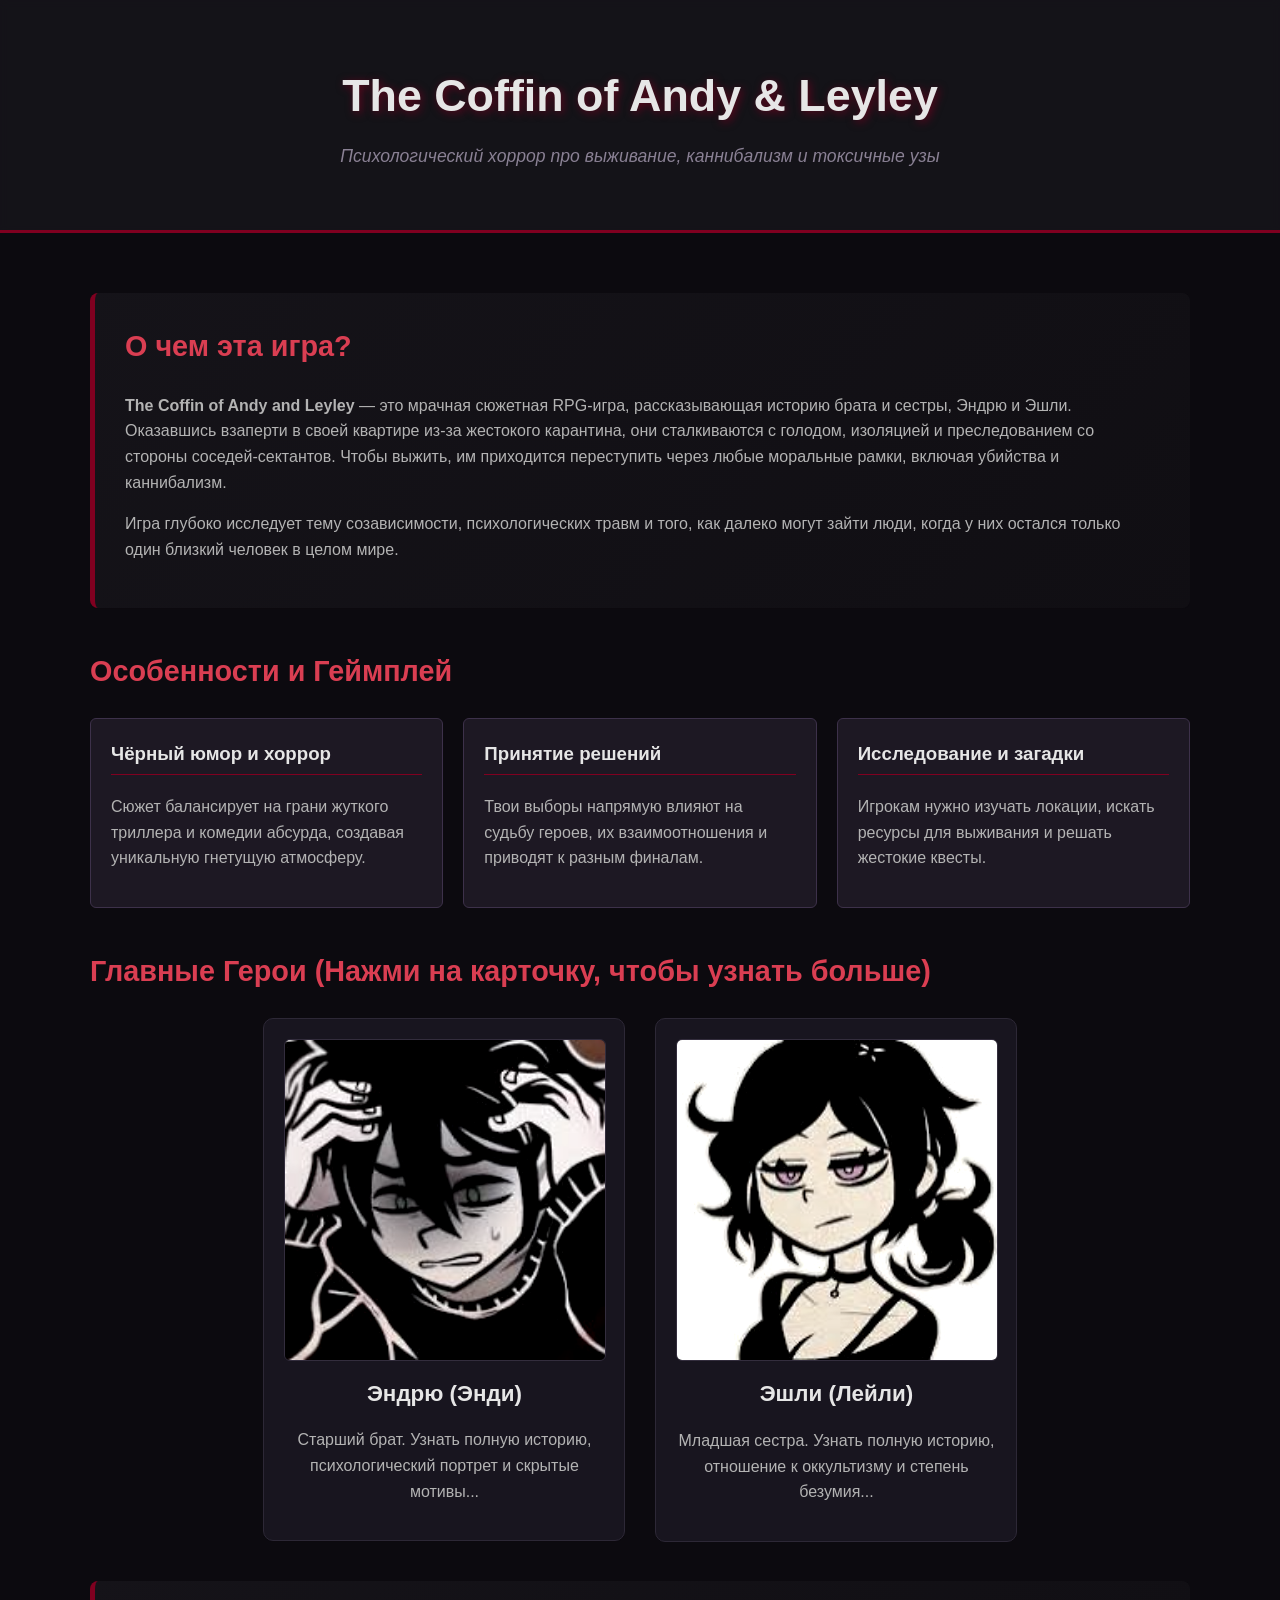
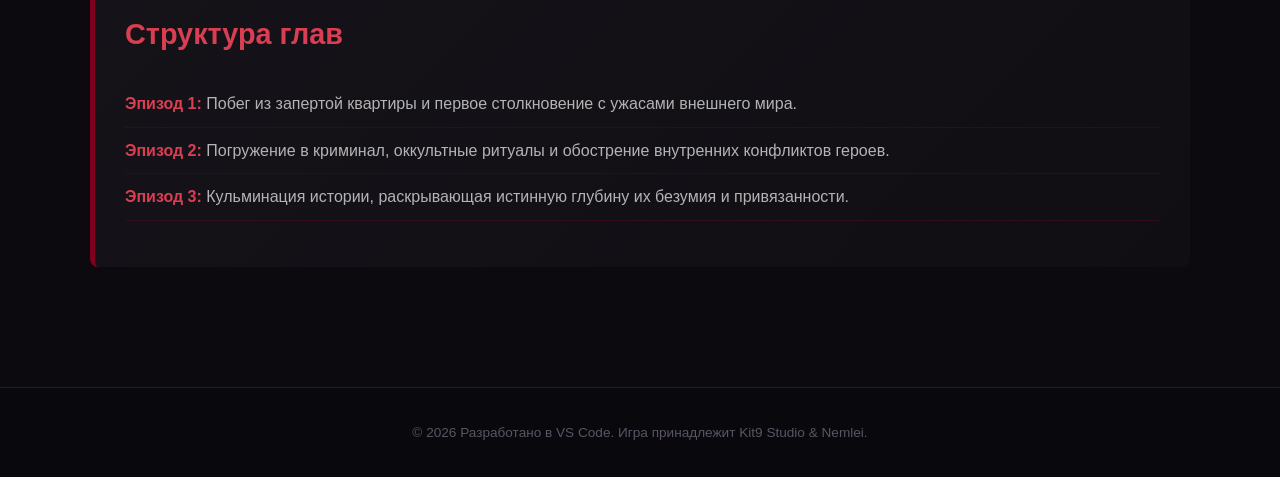
<file: index.html>
<!DOCTYPE html>
<html lang="ru">
<head>
    <meta charset="UTF-8">
    <meta name="viewport" content="width=device-width, initial-scale=1.0">
    <title>The Coffin of Andy and Leyley | Описание игры и персонажи</title>
    <link rel="stylesheet" href="style.css">
</head>
<body>

    <!-- Шапка сайта -->
    <header>
        <div class="container">
            <h1>The Coffin of Andy & Leyley</h1>
            <p class="subtitle">Психологический хоррор про выживание, каннибализм и токсичные узы</p>
        </div>
    </header>

    <!-- Главный контент -->
    <main class="container">
        
        <!-- Секция: О чем игра -->
        <section class="about-section">
            <h2>О чем эта игра?</h2>
            <p><strong>The Coffin of Andy and Leyley</strong> — это мрачная сюжетная RPG-игра, рассказывающая историю брата и сестры, Эндрю и Эшли. Оказавшись взаперти в своей квартире из-за жестокого карантина, они сталкиваются с голодом, изоляцией и преследованием со стороны соседей-сектантов. Чтобы выжить, им приходится переступить через любые моральные рамки, включая убийства и каннибализм.</p>
            <p>Игра глубоко исследует тему созависимости, психологических травм и того, как далеко могут зайти люди, когда у них остался только один близкий человек в целом мире.</p>
        </section>

        <!-- Секция: Геймплей и Особенности -->
        <section class="features-section">
            <h2>Особенности и Геймплей</h2>
            <div class="features-grid">
                <div class="feature-item">
                    <h3>Чёрный юмор и хоррор</h3>
                    <p>Сюжет балансирует на грани жуткого триллера и комедии абсурда, создавая уникальную гнетущую атмосферу.</p>
                </div>
                <div class="feature-item">
                    <h3>Принятие решений</h3>
                    <p>Твои выборы напрямую влияют на судьбу героев, их взаимоотношения и приводят к разным финалам.</p>
                </div>
                <div class="feature-item">
                    <h3>Исследование и загадки</h3>
                    <p>Игрокам нужно изучать локации, искать ресурсы для выживания и решать жестокие квесты.</p>
                </div>
            </div>
        </section>

        <!-- Секция Персонажи (Кликабельные карточки) -->
        <section class="characters">
            <h2>Главные Герои (Нажми на карточку, чтобы узнать больше)</h2>
            <div class="character-grid">
                
                <!-- Ссылка на страницу Эндрю -->
                <a href="Andrew.html" class="card-link">
                    <div class="card">
                        <div class="img-wrapper">
                            <img src="[data-uri]" alt="Andrew">
                        </div>
                        <h3>Эндрю (Энди)</h3>
                        <p>Старший брат. Узнать полную историю, психологический портрет и скрытые мотивы...</p>
                    </div>
                </a>

                <!-- Ссылка на страницу Эшли -->
                <a href="Eshley.html" class="card-link">
                    <div class="card">
                        <div class="img-wrapper">
                            <img src="[data-uri]" alt="Ashley / Leyley">
                        </div>
                        <h3>Эшли (Лейли)</h3>
                        <p>Младшая сестра. Узнать полную историю, отношение к оккультизму и степень безумия...</p>
                    </div>
                </a>

            </div>
        </section>

        <!-- Секция: Структура эпизодов -->
        <section class="episodes-section">
            <h2>Структура глав</h2>
            <ul class="episodes-list">
                <li><strong>Эпизод 1:</strong> Побег из запертой квартиры и первое столкновение с ужасами внешнего мира.</li>
                <li><strong>Эпизод 2:</strong> Погружение в криминал, оккультные ритуалы и обострение внутренних конфликтов героев.</li>
                <li><strong>Эпизод 3:</strong> Кульминация истории, раскрывающая истинную глубину их безумия и привязанности.</li>
            </ul>
        </section>

    </main>

    <!-- Подвал сайта -->
    <footer>
        <p>&copy; 2026 Разработано в VS Code. Игра принадлежит Kit9 Studio & Nemlei.</p>
    </footer>

</body>
</html>
</file>
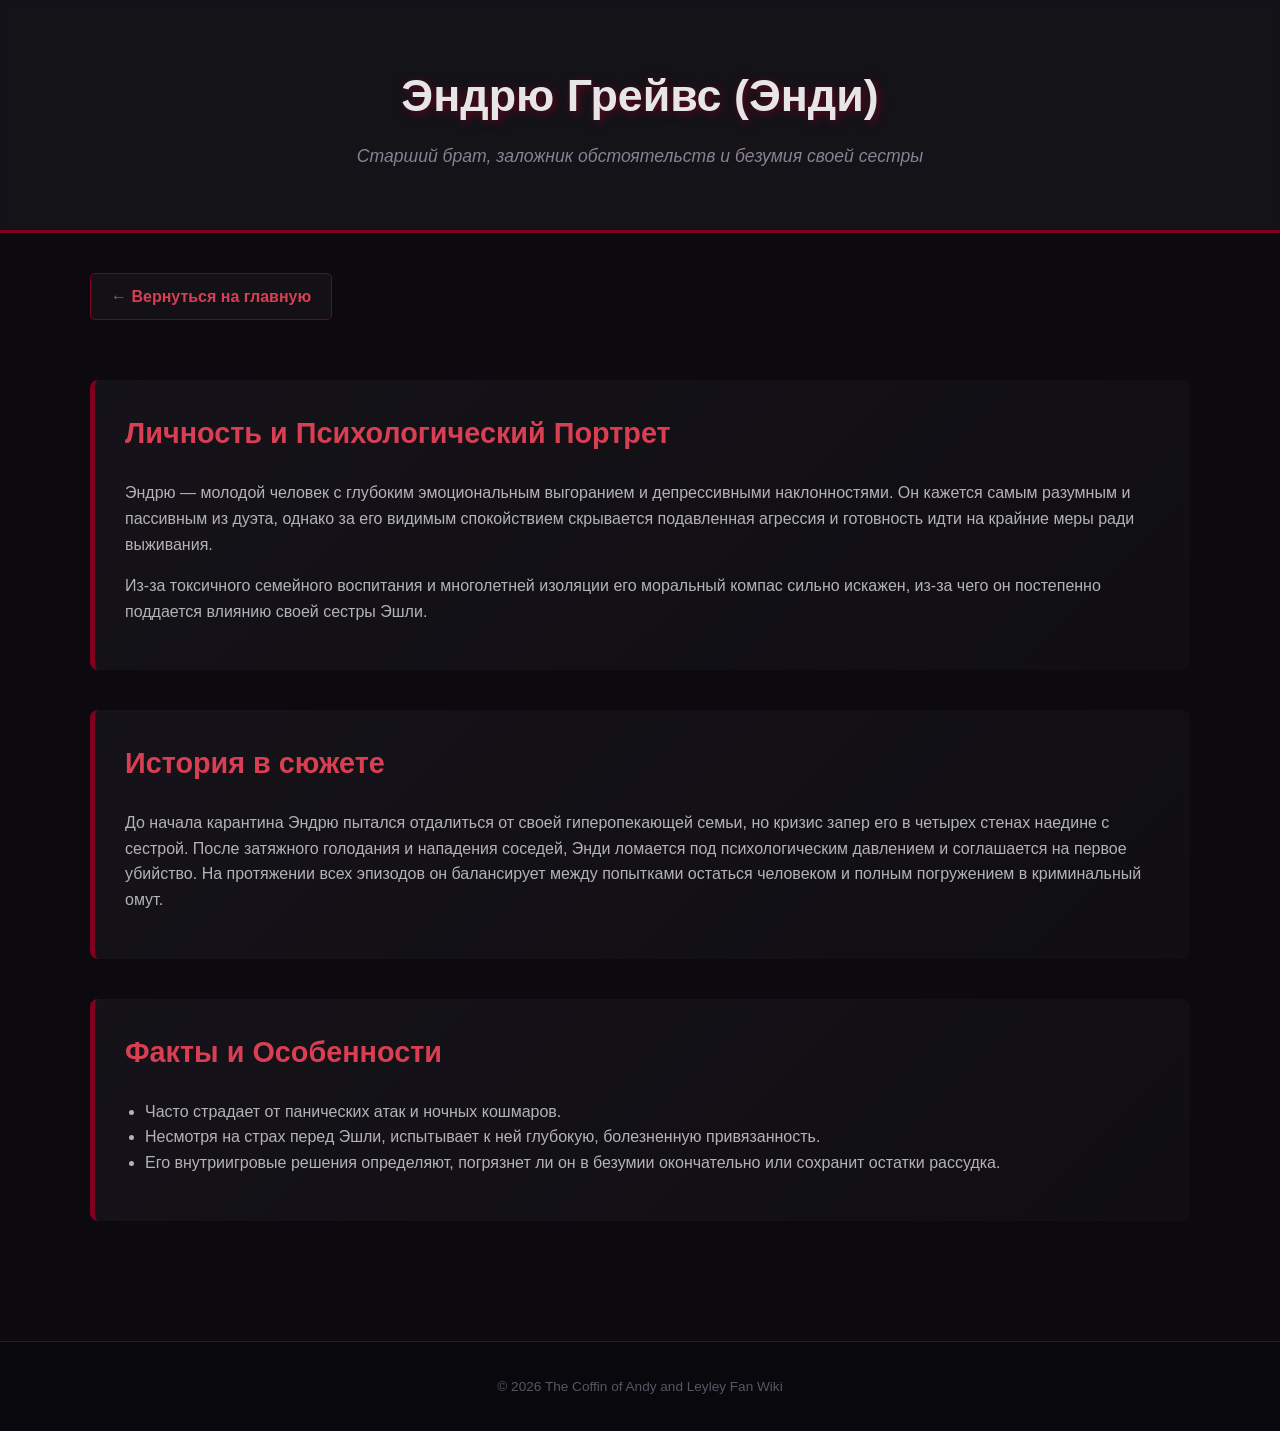
<file: Andrew.html>
<!DOCTYPE html>
<html lang="ru">
<head>
    <meta charset="UTF-8">
    <meta name="viewport" content="width=device-width, initial-scale=1.0">
    <title>Эндрю Грейвс | Полная информация</title>
    <link rel="stylesheet" href="style.css">
</head>
<body>

    <header>
        <div class="container">
            <h1>Эндрю Грейвс (Энди)</h1>
            <p class="subtitle">Старший брат, заложник обстоятельств и безумия своей сестры</p>
        </div>
    </header>

    <main class="container">
        <!-- Кнопка назад -->
        <a href="index.html" class="back-btn">&larr; Вернуться на главную</a>

        <section class="about-section">
            <h2>Личность и Психологический Портрет</h2>
            <p>Эндрю — молодой человек с глубоким эмоциональным выгоранием и депрессивными наклонностями. Он кажется самым разумным и пассивным из дуэта, однако за его видимым спокойствием скрывается подавленная агрессия и готовность идти на крайние меры ради выживания.</p>
            <p>Из-за токсичного семейного воспитания и многолетней изоляции его моральный компас сильно искажен, из-за чего он постепенно поддается влиянию своей сестры Эшли.</p>
        </section>

        <section class="about-section">
            <h2>История в сюжете</h2>
            <p>До начала карантина Эндрю пытался отдалиться от своей гиперопекающей семьи, но кризис запер его в четырех стенах наедине с сестрой. После затяжного голодания и нападения соседей, Энди ломается под психологическим давлением и соглашается на первое убийство. На протяжении всех эпизодов он балансирует между попытками остаться человеком и полным погружением в криминальный омут.</p>
        </section>

        <section class="about-section">
            <h2>Факты и Особенности</h2>
            <ul style="color: #b3b3b3; padding-left: 20px;">
                <li>Часто страдает от панических атак и ночных кошмаров.</li>
                <li>Несмотря на страх перед Эшли, испытывает к ней глубокую, болезненную привязанность.</li>
                <li>Его внутриигровые решения определяют, погрязнет ли он в безумии окончательно или сохранит остатки рассудка.</li>
            </ul>
        </section>
    </main>

    <footer>
        <p>&copy; 2026 The Coffin of Andy and Leyley Fan Wiki</p>
    </footer>

</body>
</html>
</file>
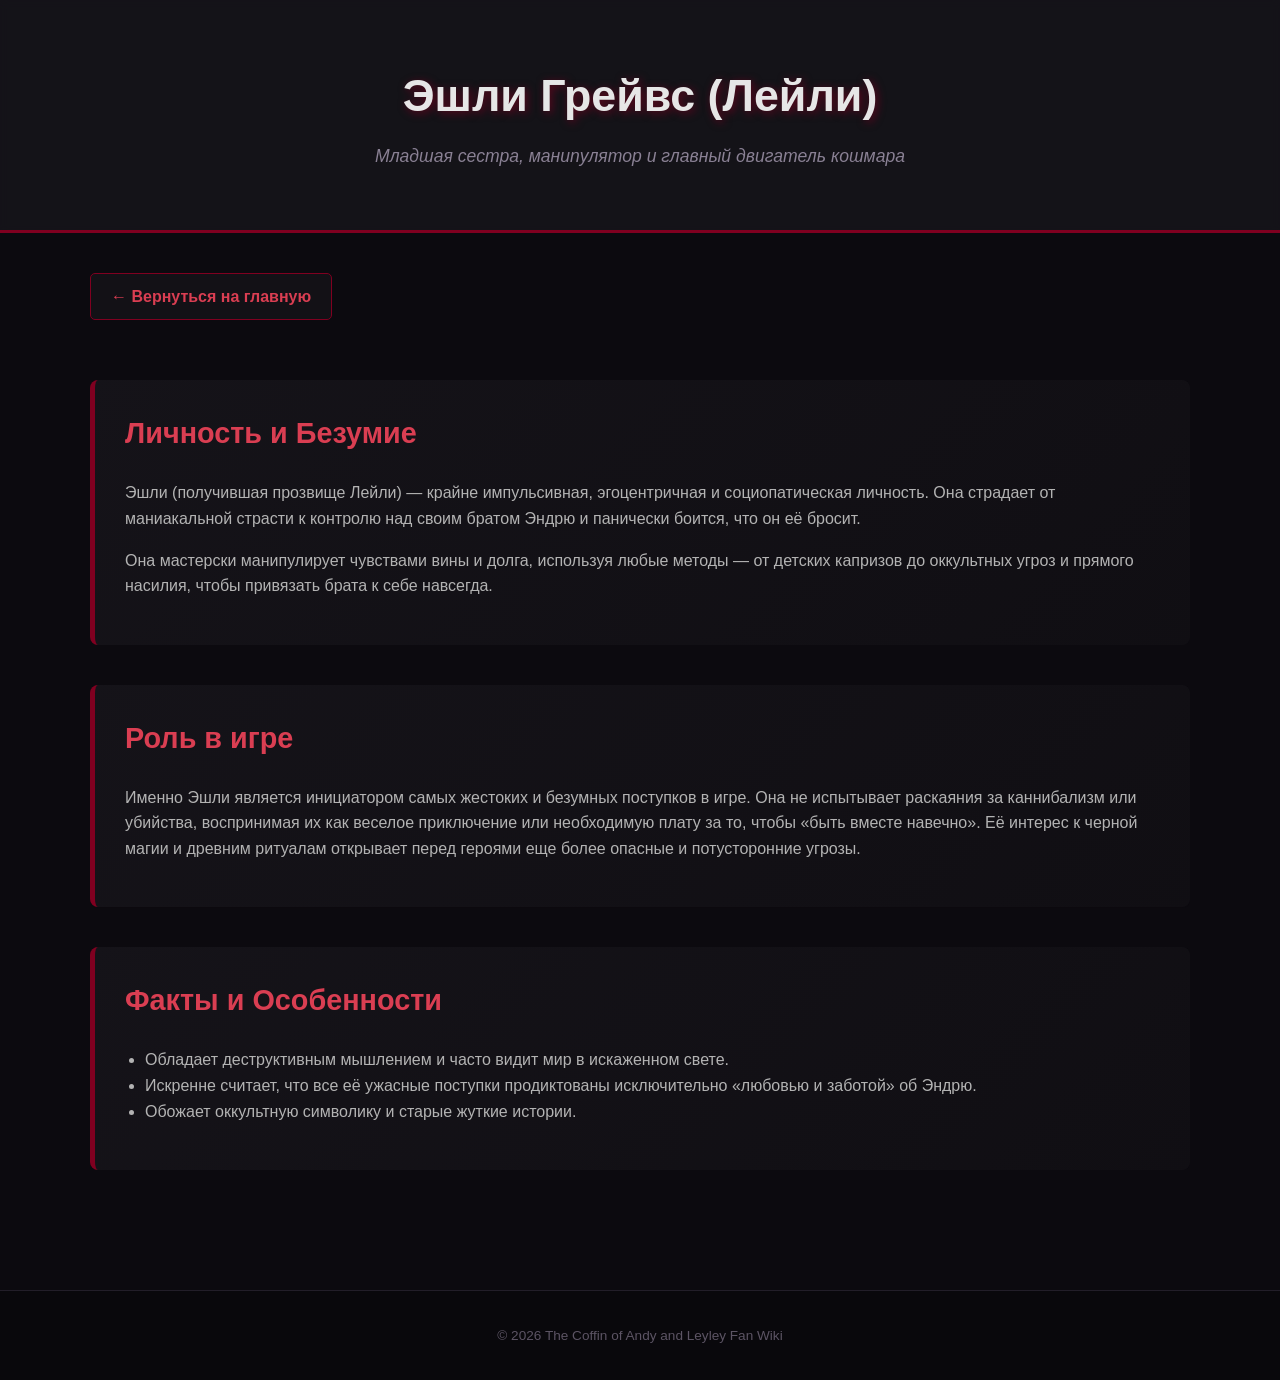
<file: Eshley.html>
<!DOCTYPE html>
<html lang="ru">
<head>
    <meta charset="UTF-8">
    <meta name="viewport" content="width=device-width, initial-scale=1.0">
    <title>Эшли Грейвс | Полная информация</title>
    <link rel="stylesheet" href="style.css">
</head>
<body>

    <header>
        <div class="container">
            <h1>Эшли Грейвс (Лейли)</h1>
            <p class="subtitle">Младшая сестра, манипулятор и главный двигатель кошмара</p>
        </div>
    </header>

    <main class="container">
        <!-- Кнопка назад -->
        <a href="index.html" class="back-btn">&larr; Вернуться на главную</a>

        <section class="about-section">
            <h2>Личность и Безумие</h2>
            <p>Эшли (получившая прозвище Лейли) — крайне импульсивная, эгоцентричная и социопатическая личность. Она страдает от маниакальной страсти к контролю над своим братом Эндрю и панически боится, что он её бросит.</p>
            <p>Она мастерски манипулирует чувствами вины и долга, используя любые методы — от детских капризов до оккультных угроз и прямого насилия, чтобы привязать брата к себе навсегда.</p>
        </section>

        <section class="about-section">
            <h2>Роль в игре</h2>
            <p>Именно Эшли является инициатором самых жестоких и безумных поступков в игре. Она не испытывает раскаяния за каннибализм или убийства, воспринимая их как веселое приключение или необходимую плату за то, чтобы «быть вместе навечно». Её интерес к черной магии и древним ритуалам открывает перед героями еще более опасные и потусторонние угрозы.</p>
        </section>

        <section class="about-section">
            <h2>Факты и Особенности</h2>
            <ul style="color: #b3b3b3; padding-left: 20px;">
                <li>Обладает деструктивным мышлением и часто видит мир в искаженном свете.</li>
                <li>Искренне считает, что все её ужасные поступки продиктованы исключительно «любовью и заботой» об Эндрю.</li>
                <li>Обожает оккультную символику и старые жуткие истории.</li>
            </ul>
        </section>
    </main>

    <footer>
        <p>&copy; 2026 The Coffin of Andy and Leyley Fan Wiki</p>
    </footer>

</body>
</html>
</file>
<file: style.css>
/* Общие мрачные стили для всего сайта */
body {
    background-color: #0c0a0f; 
    background-image: url('https://steamstatic.com');
    background-size: cover;
    background-attachment: fixed;
    background-position: center;
    background-blend-mode: multiply; 
    color: #b3b3b3; 
    font-family: 'Segoe UI', Tahoma, Geneva, Verdana, sans-serif;
    margin: 0;
    padding: 0;
    line-height: 1.6;
}

/* Ограничитель ширины контента */
.container {
    width: 90%;
    max-width: 1100px;
    margin: 0 auto;
    padding: 20px;
}

/* Стили шапки */
header {
    background-color: rgba(22, 20, 26, 0.9); 
    border-bottom: 3px solid #800020; 
    text-align: center;
    padding: 40px 0;
    backdrop-filter: blur(5px); 
}

header h1 {
    color: #e6e6e6;
    font-size: 2.8rem;
    margin: 0 0 10px 0;
    text-shadow: 2px 2px 8px rgba(128, 0, 32, 0.7); 
}

header .subtitle {
    color: #8a8194;
    font-style: italic;
    font-size: 1.1rem;
    margin: 0;
}

/* Стили для текстовых секций */
.about-section, .episodes-section {
    background: linear-gradient(135deg, rgba(22, 20, 26, 0.95), rgba(17, 15, 20, 0.95));
    padding: 30px;
    border-radius: 8px;
    margin: 40px 0;
    border-left: 5px solid #800020;
    backdrop-filter: blur(5px);
}

h2 {
    color: #da3e52; 
    margin-top: 0;
    font-size: 1.8rem;
}

/* Сетка особенностей геймплея */
.features-grid {
    display: flex;
    gap: 20px;
    flex-wrap: wrap;
    margin: 20px 0 40px 0;
}

.feature-item {
    flex: 1;
    min-width: 250px;
    background: rgba(34, 28, 41, 0.8);
    padding: 20px;
    border-radius: 6px;
    border: 1px solid #3d314a;
}

.feature-item h3 {
    color: #e6e6e6;
    margin-top: 0;
    border-bottom: 1px solid #800020;
    padding-bottom: 5px;
}

/* Сетка для карточек персонажей */
.character-grid {
    display: flex;
    gap: 30px;
    justify-content: center;
    flex-wrap: wrap;
    margin: 20px 0 40px 0;
}

/* Ссылка-обертка для карточек персонажей */
.card-link {
    text-decoration: none;
    color: inherit;
}

/* Стили карточек героев */
.card {
    background-color: rgba(26, 23, 33, 0.95);
    border: 1px solid #2d2836;
    border-radius: 10px;
    width: 320px;
    padding: 20px;
    text-align: center;
    transition: transform 0.3s ease, border-color 0.3s ease, box-shadow 0.3s ease;
    backdrop-filter: blur(5px);
}

.card:hover {
    transform: translateY(-5px);
    border-color: #da3e52;
    box-shadow: 0 5px 15px rgba(128, 0, 32, 0.4);
}

/* Контейнер для изображений */
.img-wrapper {
    width: 100%;
    height: 320px;
    overflow: hidden;
    border-radius: 6px;
    background-color: #0d0c10;
    margin-bottom: 15px;
    border: 1px solid #332d3d;
}

.img-wrapper img {
    width: 100%;
    height: 100%;
    object-fit: cover; 
    filter: grayscale(40%) contrast(110%); 
    transition: filter 0.3s ease;
}

.card:hover .img-wrapper img {
    filter: grayscale(0%) contrast(120%); 
}

.card h3 {
    color: #e6e6e6;
    margin: 10px 0;
    font-size: 1.4rem;
}

/* Список эпизодов */
.episodes-list {
    list-style: none;
    padding: 0;
}

.episodes-list li {
    padding: 10px 0;
    border-bottom: 1px solid rgba(128, 0, 32, 0.3);
}

.episodes-list li strong {
    color: #da3e52;
}

/* Кнопка возврата назад */
.back-btn {
    display: inline-block;
    margin: 20px 0;
    color: #da3e52;
    text-decoration: none;
    font-weight: bold;
    border: 1px solid #800020;
    padding: 10px 20px;
    border-radius: 5px;
    background: rgba(22, 20, 26, 0.7);
    transition: all 0.3s ease;
}

.back-btn:hover {
    background: #800020;
    color: #e6e6e6;
    box-shadow: 0 0 10px rgba(128, 0, 32, 0.5);
}

/* Подвал (футер) */
footer {
    text-align: center;
    padding: 20px 0;
    background-color: #09080c;
    border-top: 1px solid #221e29;
    font-size: 0.85rem;
    color: #5c5464;
    margin-top: 60px;
}
</file>
